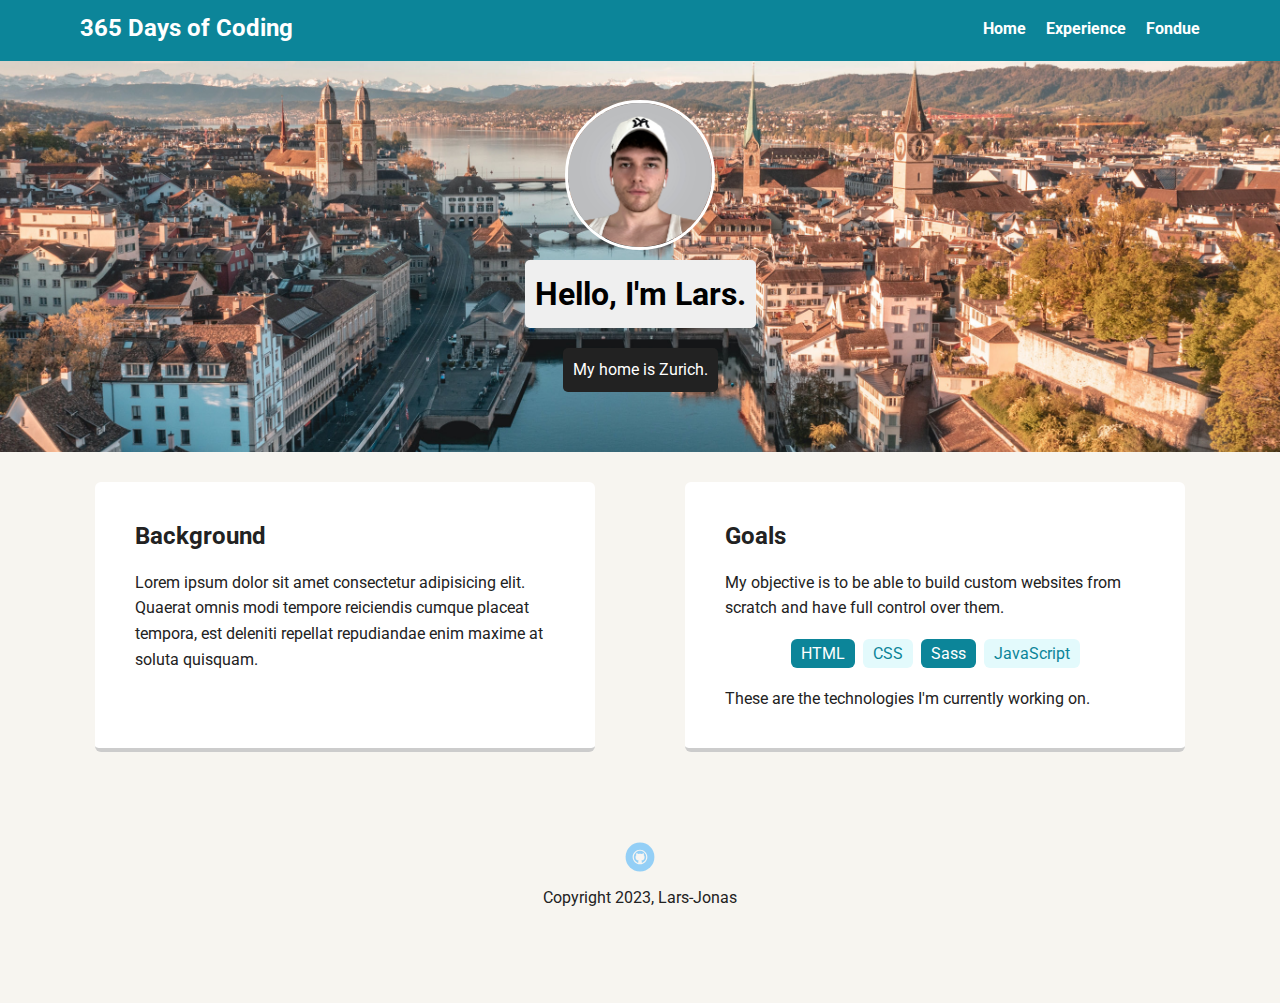
<file: index.html>
<!doctype html>
<html lang="en">
<head>
  <meta charset="utf-8">
  <title>Lars' Profile - Home</title>
  <meta name="viewport" content="width=device-width, initial-scale=1.0">
  <link rel="stylesheet" href="styles.css">
  <link href="https://fonts.googleapis.com/css?family=Muli%7CRoboto:400,300,500,700,900" rel="stylesheet">
</head>
  <body>
    <nav class="main-nav">
      <ul class="nav">
        <li class="name"><a href="index.html">365 Days of Coding</a></li>
        <li><a href="index.html">Home</a></li>
        <li><a href="experience.html">Experience</a></li>
        <li><a href="fondue.html">Fondue</a></li>
      </ul>
    </nav>
    <header>
      <img src="images/new_profile_pic.jpg" alt="Portrait of Lars" class="profile-image">
      <h1 class="tag name">Hello, I'm Lars.</h1>
      <p class="tag location">My home is Zurich.</p>
    </header>
    <main class="flex">
      <section class="card">
        <h2>Background</h2>
        <p>Lorem ipsum dolor sit amet consectetur adipisicing elit. Quaerat omnis modi tempore reiciendis cumque placeat tempora, est deleniti repellat repudiandae enim maxime at soluta quisquam.</p>
      </section>
      <section class="card">
        <h2>Goals</h2>
        <p>My objective is to be able to build custom websites from scratch and have full control over them.</p>
        <ul class="skills">
          <li>HTML</li>
          <li>CSS</li>
          <li>Sass</li>
          <li>JavaScript</li>
        </ul>
        <p>These are the technologies I'm currently working on.</p>
      </section>
    </main>
    <footer>
      <ul>
        <li><a href="https://github.com/365daysofc0ding" class="social github" target="_blank">Github</a></li>
      </ul>
      <p class="copyright">Copyright 2023, Lars-Jonas</p>
    </footer>
  </body>
</html>
</file>
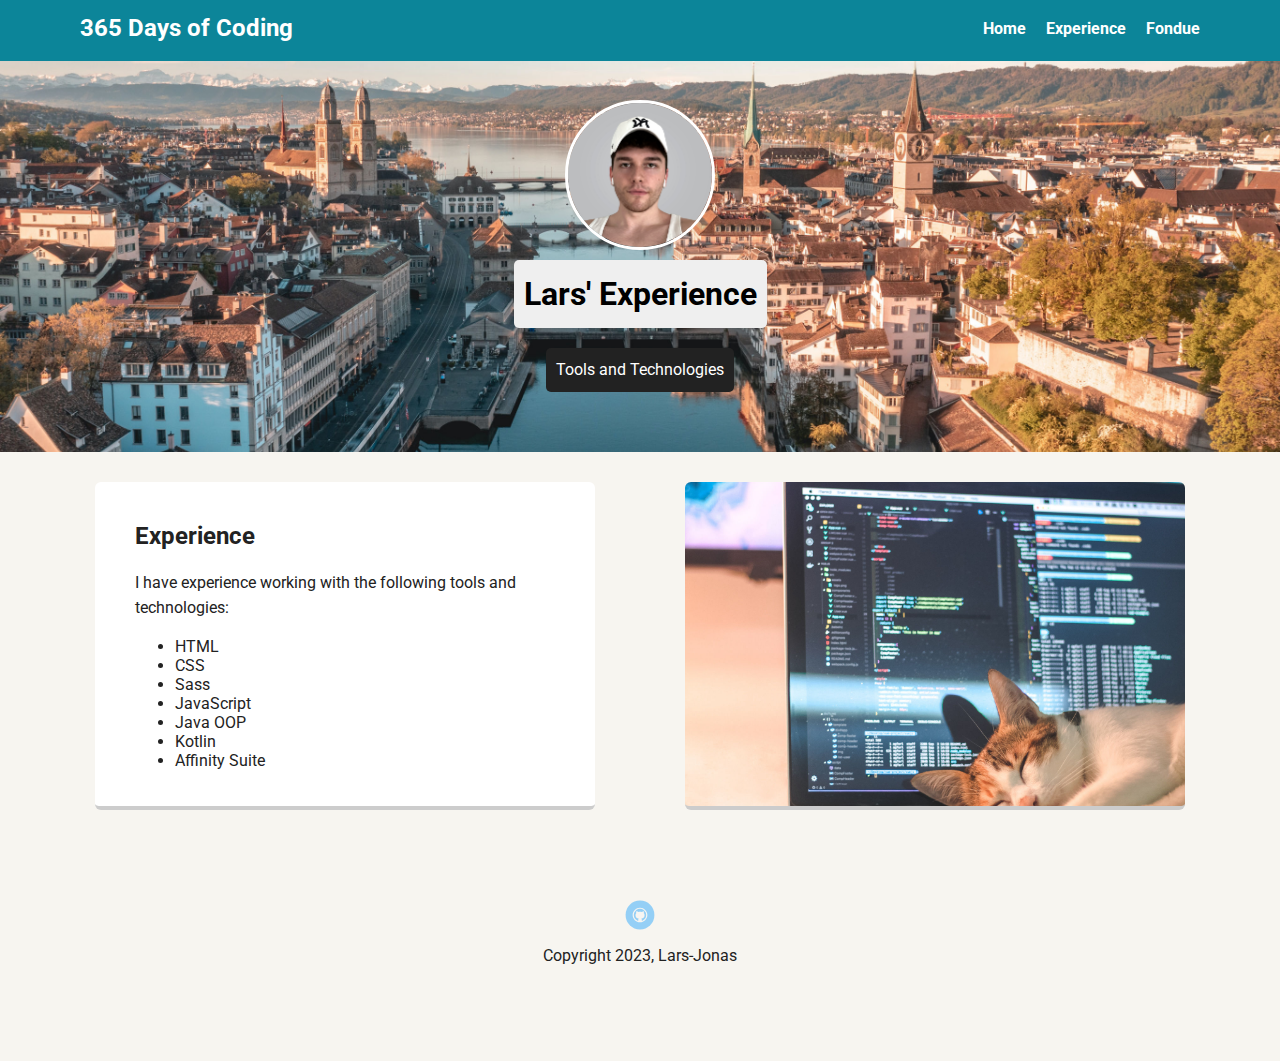
<file: experience.html>
<!doctype html>
<html lang="en">
<head>
  <meta charset="utf-8">
  <title>Lars' Profile - Experience</title>
  <meta name="viewport" content="width=device-width, initial-scale=1.0">
  <link rel="stylesheet" href="styles.css">
  <link href="https://fonts.googleapis.com/css?family=Muli%7CRoboto:400,300,500,700,900" rel="stylesheet">
</head>
  <body>
    <nav class="main-nav">
      <ul class="nav">
        <li class="name"><a href="index.html">365 Days of Coding</a></li>
        <li><a href="index.html">Home</a></li>
        <li><a href="experience.html">Experience</a></li>
        <li><a href="fondue.html">Fondue</a></li>
      </ul>
    </nav>
    <header>
      <img src="images/new_profile_pic.jpg" alt="Portrait of Lars" class="profile-image">
      <h1 class="tag name">Lars' Experience</h1>
      <p class="tag location">Tools and Technologies</p>
    </header>
    <main class="flex">
      <section class="card">
        <h2>Experience</h2>
        <p>I have experience working with the following tools and technologies:</p>
        <ul>
          <li>HTML</li>
          <li>CSS</li>
          <li>Sass</li>
          <li>JavaScript</li>
          <li>Java OOP</li>
          <li>Kotlin</li>
          <li>Affinity Suite</li>
        </ul>
      </section>
      <aside class="card tech-stack">&nbsp;</aside>
    </main>
    <footer>
      <ul>
        <li><a href="https://github.com/365daysofc0ding" class="social github" target="_blank">Github</a></li>
      </ul>
      <p class="copyright">Copyright 2023, Lars-Jonas</p>
    </footer>
  </body>
</html>
</file>
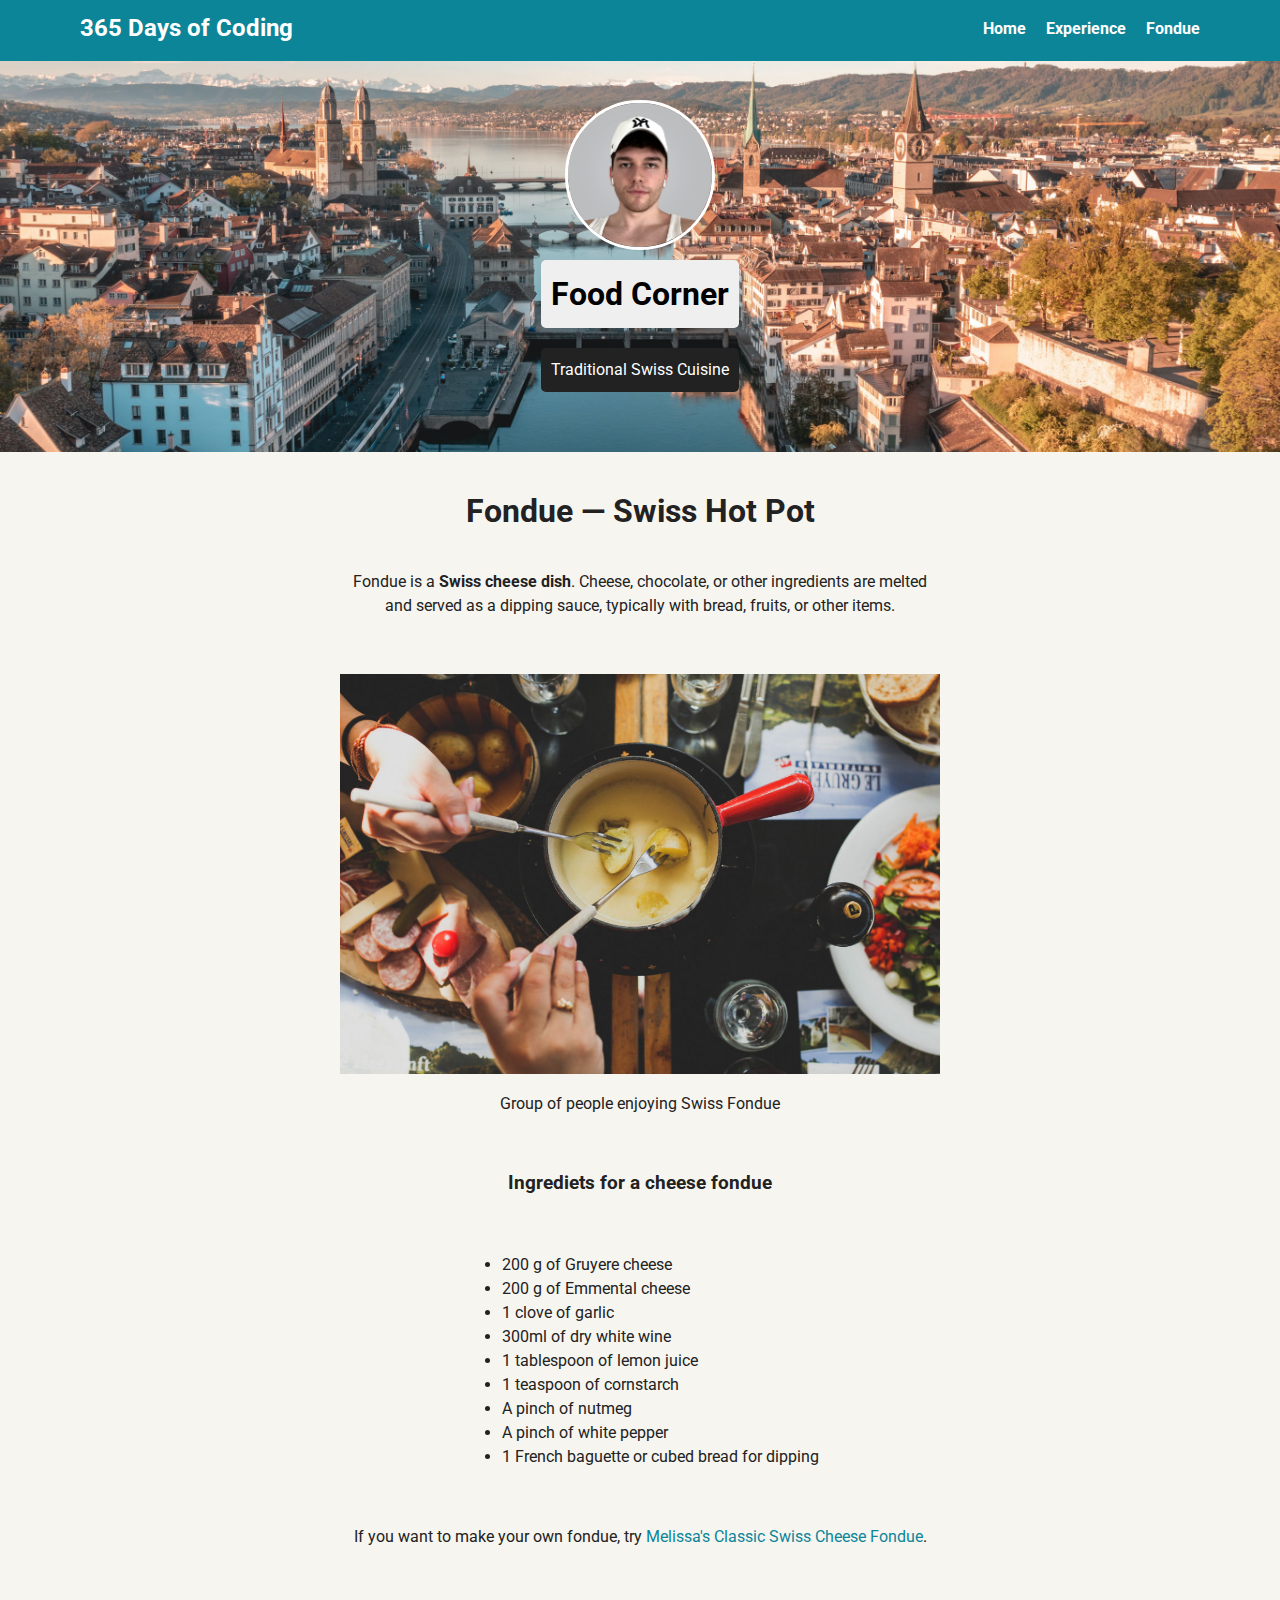
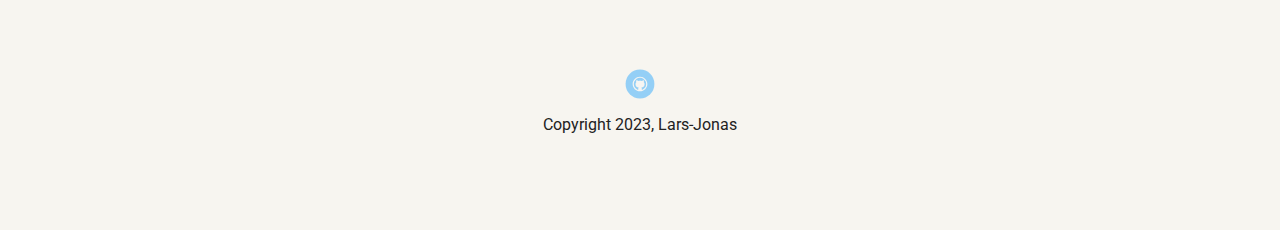
<file: fondue.html>
<!doctype html>
<html lang="en">
<head>
  <meta charset="utf-8">
  <title>Lars' Profile - Fondue</title>
  <meta name="viewport" content="width=device-width, initial-scale=1.0">
  <link rel="stylesheet" href="styles.css">
  <link href="https://fonts.googleapis.com/css?family=Muli%7CRoboto:400,300,500,700,900" rel="stylesheet">
</head>
  <body>
    <nav class="main-nav">
      <ul class="nav">
        <li class="name"><a href="index.html">365 Days of Coding</a></li>
        <li><a href="index.html">Home</a></li>
        <li><a href="experience.html">Experience</a></li>
        <li><a href="fondue.html">Fondue</a></li>
      </ul>
    </nav>
    <header>
      <img src="images/new_profile_pic.jpg" alt="Portrait of Lars" class="profile-image">
      <h1 class="tag name">Food Corner</h1>
      <p class="tag location">Traditional Swiss Cuisine</p>
    </header>
    <main>
      <section class="fondue">
        <h2 class="fondue-heading">Fondue &mdash; Swiss Hot Pot</h2>
        <p class="fondue-text">Fondue is a <strong>Swiss cheese dish</strong>. Cheese, chocolate, or other ingredients are melted and served as a dipping sauce, typically with bread, fruits, or other items.</p>
        <figure class="fondue-photo">
            <img src="images/fondue.jpg" alt="Group of people eating cheese fondue with potatoes">
            <figcaption>Group of people enjoying Swiss Fondue</figcaption>
        </figure>
        <h3 class="fondue-text">Ingrediets for a cheese fondue</h3>
        <ul class="fondue-list">
            <li>200 g of Gruyere cheese</li>
            <li>200 g of Emmental cheese</li>
            <li>1 clove of garlic</li>
            <li>300ml of dry white wine</li>
            <li>1 tablespoon of lemon juice</li>
            <li>1 teaspoon of cornstarch</li>
            <li>A pinch of nutmeg</li>
            <li>A pinch of white pepper</li>
            <li>1 French baguette or cubed bread for dipping</li>
        </ul>
        <p class="fondue-text">If you want to make your own fondue, try <a href="https://www.foodandwine.com/recipes/classic-swiss-cheese-fondue" target="_blank">Melissa's Classic Swiss Cheese Fondue</a>.</p>
      </section>
    </main>
    <footer>
      <ul>
        <li><a href="https://github.com/365daysofc0ding" class="social github" target="_blank">Github</a></li>
      </ul>
      <p class="copyright">Copyright 2023, Lars-Jonas</p>
    </footer>
  </body>
</html>
</file>
<file: styles.css>
/* Global Layout Set-up */
* { 
  box-sizing: border-box;
}
  
body {
  margin: 0;
  padding: 0;
  text-align: center;
  font-family: 'Roboto', sans-serif;
  color: #222;
  background: #f7f5f0;
}

/* Link Styles */

a {
  text-decoration: none;
  color: #0c8599;
}

a:hover {
  opacity: 0.8;
}

.flex {
  padding: 0 10px;
}

/* Section Styles */

.main-nav {
  width: 100%;
  background: #0c8599;
  min-height: 30px;
  padding: 10px;
  position: fixed;
  text-align: center;
  z-index: 1000;
}

.nav {
  display: flex;
  justify-content: space-around;
  align-items: center;
  font-weight: 700;
  list-style-type: none;
  margin: 0 auto;
  padding: 0;
}

.nav .name {
  display: inline-block;
  margin-right: auto;
  color: #fff;
  font-size: 24px;
  line-height: 1.1;
}

.nav li {
  padding: 5px 10px 10px 10px;
}

.nav a {
  transition: all .5s;
  color: #fff;
}

.nav a:hover {
  opacity: 0.8;
}

header {
  display: flex;
  flex-direction: column;
  align-items: center;
  justify-content: center;
  line-height: 1.5;
  background: url('images/new_background.jpg') no-repeat center center/cover;
  overflow: hidden;
  padding: 100px 0 50px 0;
}

header .profile-image {
  width: 150px;
  height: 150px;
  border-radius: 50%;
  border: 3px solid #fff;
  transition: all 0.5s ease-out;
}

header .profile-image:hover {
  transform: scale(1.1) rotate(-2deg);
}

.tag {
  background-color: #efefef;
  color: #000;
  padding: 10px;
  border-radius: 5px;
  margin: 10px auto;
} 

.location {
  background-color: #222;
  color: #fff;
}

.card {
  margin: 30px auto;
  padding: 20px 40px;
  max-width: 500px;
  text-align: left;
  background: #fff;
  border-bottom: 4px solid #ccc;
  border-radius: 6px;
  transition: all .5s;
}

.card:hover {
  border-color: #0c8599;
}

ul.skills {
  padding: 0;
  text-align: center;
  list-style: none;
}

.skills li {
  border-radius: 6px;
  display: inline-block;
  padding: 5px 10px;
  margin: 2px;
}

.skills li:nth-child(even) {
  background: #e3fafc;
  color: #0c8599;
}

.skills li:nth-child(odd) {
  background: #0c8599;
  color: #fff;
}

footer {
  width: 100%;
  min-height: 30px;
  padding: 20px 20px 40px 20px;
}

footer ul {
  list-style-type: none;
  margin: 0;
  padding: 0;
}

footer ul li {
  display: inline-block;
}

a.social {
  display: inline-block;
  text-indent: -9999px;
  width: 30px;
  height: 30px;
  background-size: 30px 30px;
  background-repeat: no-repeat;
  opacity: .4;
  transition: all .5s;
}

a.github {
  background-image: url(images/github.svg);
}

a.social:hover {
  opacity: 1;
}

/* Custom code */

.tech-stack {
  background: url('images/sleepy-cat-macbook.jpg') center center/cover;
  width: 100%;
  min-height: 30vh;
}

.fondue {
  padding: 20px;
  text-align: center;
  display: flex;
  flex-direction: column;
  align-items: center;
}

.fondue-heading {
  font-size: 32px;
  margin: 0;
}

.fondue-text {
  max-width: 600px;
  margin: 40px auto;
  line-height: 1.5;
}

.fondue-photo img {
  display: block;
  max-width: 600px;
  width: 100%;
  transition: opacity 0.5s;
}

.fondue-photo figcaption {
  margin-top: 20px;
}

.fondue-photo img:hover {
  opacity: 0.8;
}

.fondue-list {
  text-align: left;
  line-height: 1.5;
}

/* Styles for larger screens */
@media screen and (min-width: 720px) {
  
  .flex {
      display: -ms-flexbox;      /* TWEENER - IE 10 */
      display: flex; 
      max-width: 1200px;
      gap: 20px;
      padding: 0 20px;
      -ms-flex-pack: distribute;
      justify-content: space-around;
      margin: 0 auto;
  }

  .nav {
    max-width: 1200px;
    padding: 0 30px;
  }

  main {
    padding-top: 20px;
  }

  main p {
    line-height: 1.6em;
  }

  footer {
    max-width: 1200px;
    margin: 40px auto;
  }

}
</file>
